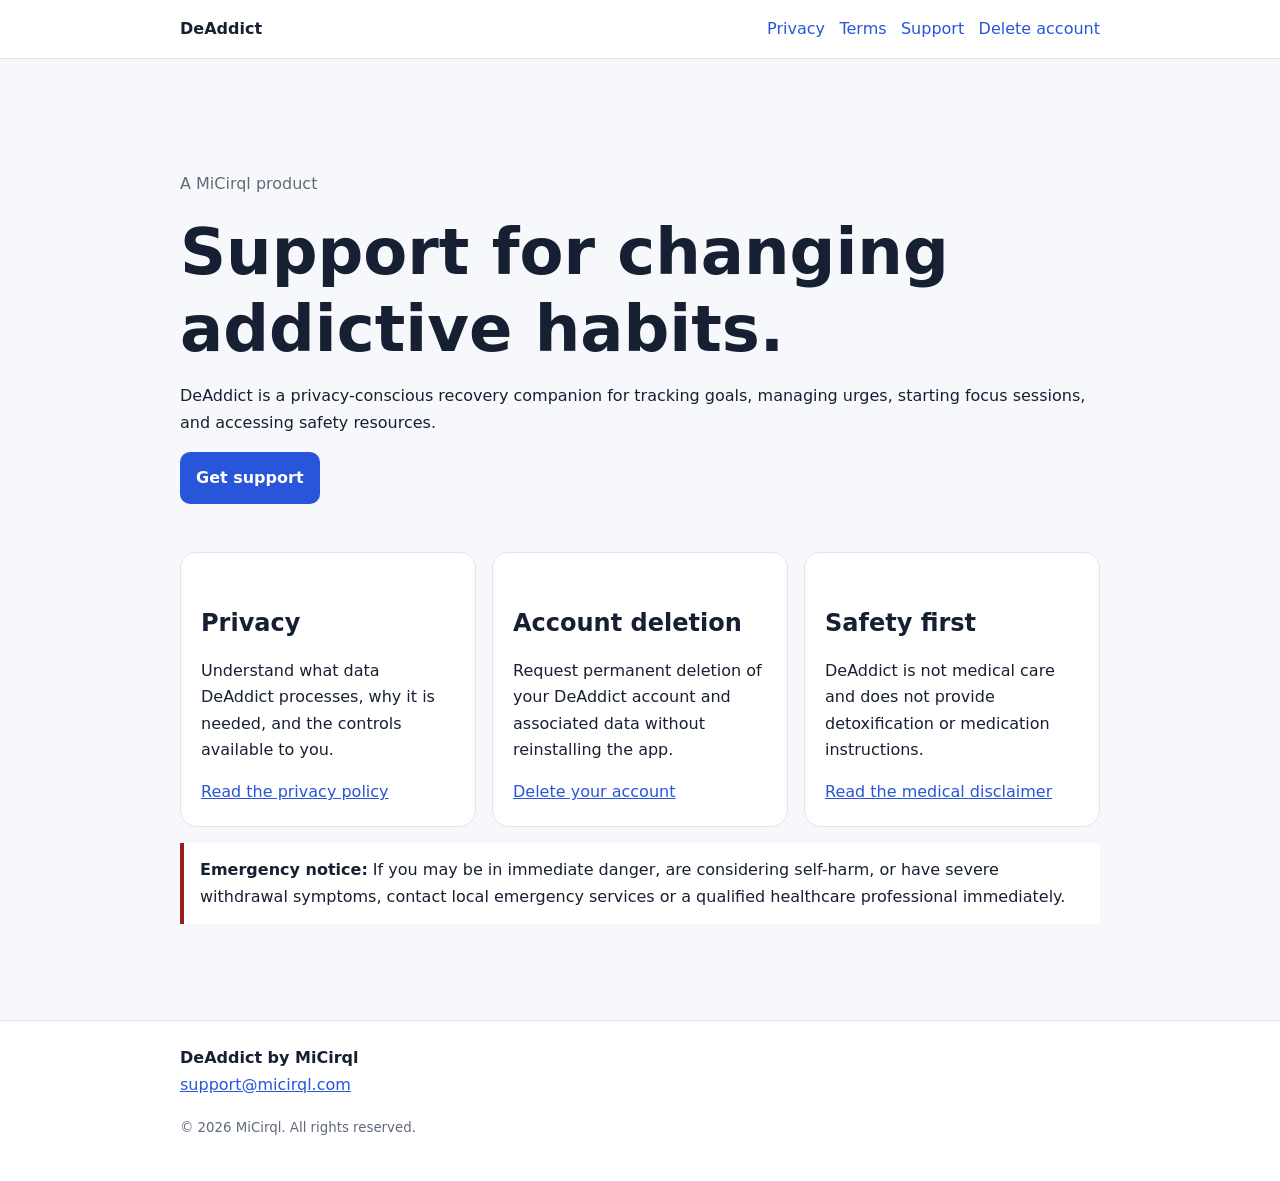
<file: index.html>
<!doctype html><html lang="en"><head><meta charset="utf-8"><meta name="viewport" content="width=device-width,initial-scale=1"><meta name="description" content="Official legal, privacy, account deletion, and support resources for the DeAddict recovery companion app by MiCirql."><title>DeAddict — Recovery Support by MiCirql</title><link rel="stylesheet" href="styles.css"></head><body><header><div class="wrap"><nav><a class="brand" href="index.html">DeAddict</a><div class="links"><a href="privacy.html">Privacy</a><a href="terms.html">Terms</a><a href="support.html">Support</a><a href="delete-account.html">Delete account</a></div></nav></div></header><main class="wrap"><section class="hero"><p class="muted">A MiCirql product</p><h1>Support for changing addictive habits.</h1><p>DeAddict is a privacy-conscious recovery companion for tracking goals, managing urges, starting focus sessions, and accessing safety resources.</p><p><a class="button" href="support.html">Get support</a></p></section><section class="grid"><article class="card"><h2>Privacy</h2><p>Understand what data DeAddict processes, why it is needed, and the controls available to you.</p><a href="privacy.html">Read the privacy policy</a></article><article class="card"><h2>Account deletion</h2><p>Request permanent deletion of your DeAddict account and associated data without reinstalling the app.</p><a href="delete-account.html">Delete your account</a></article><article class="card"><h2>Safety first</h2><p>DeAddict is not medical care and does not provide detoxification or medication instructions.</p><a href="medical-disclaimer.html">Read the medical disclaimer</a></article></section><div class="notice warning"><strong>Emergency notice:</strong> If you may be in immediate danger, are considering self-harm, or have severe withdrawal symptoms, contact local emergency services or a qualified healthcare professional immediately.</div></main><footer><div class="wrap"><strong>DeAddict by MiCirql</strong><br><a href="mailto:support@micirql.com">support@micirql.com</a><p><small>© 2026 MiCirql. All rights reserved.</small></p></div></footer></body></html>
</file>
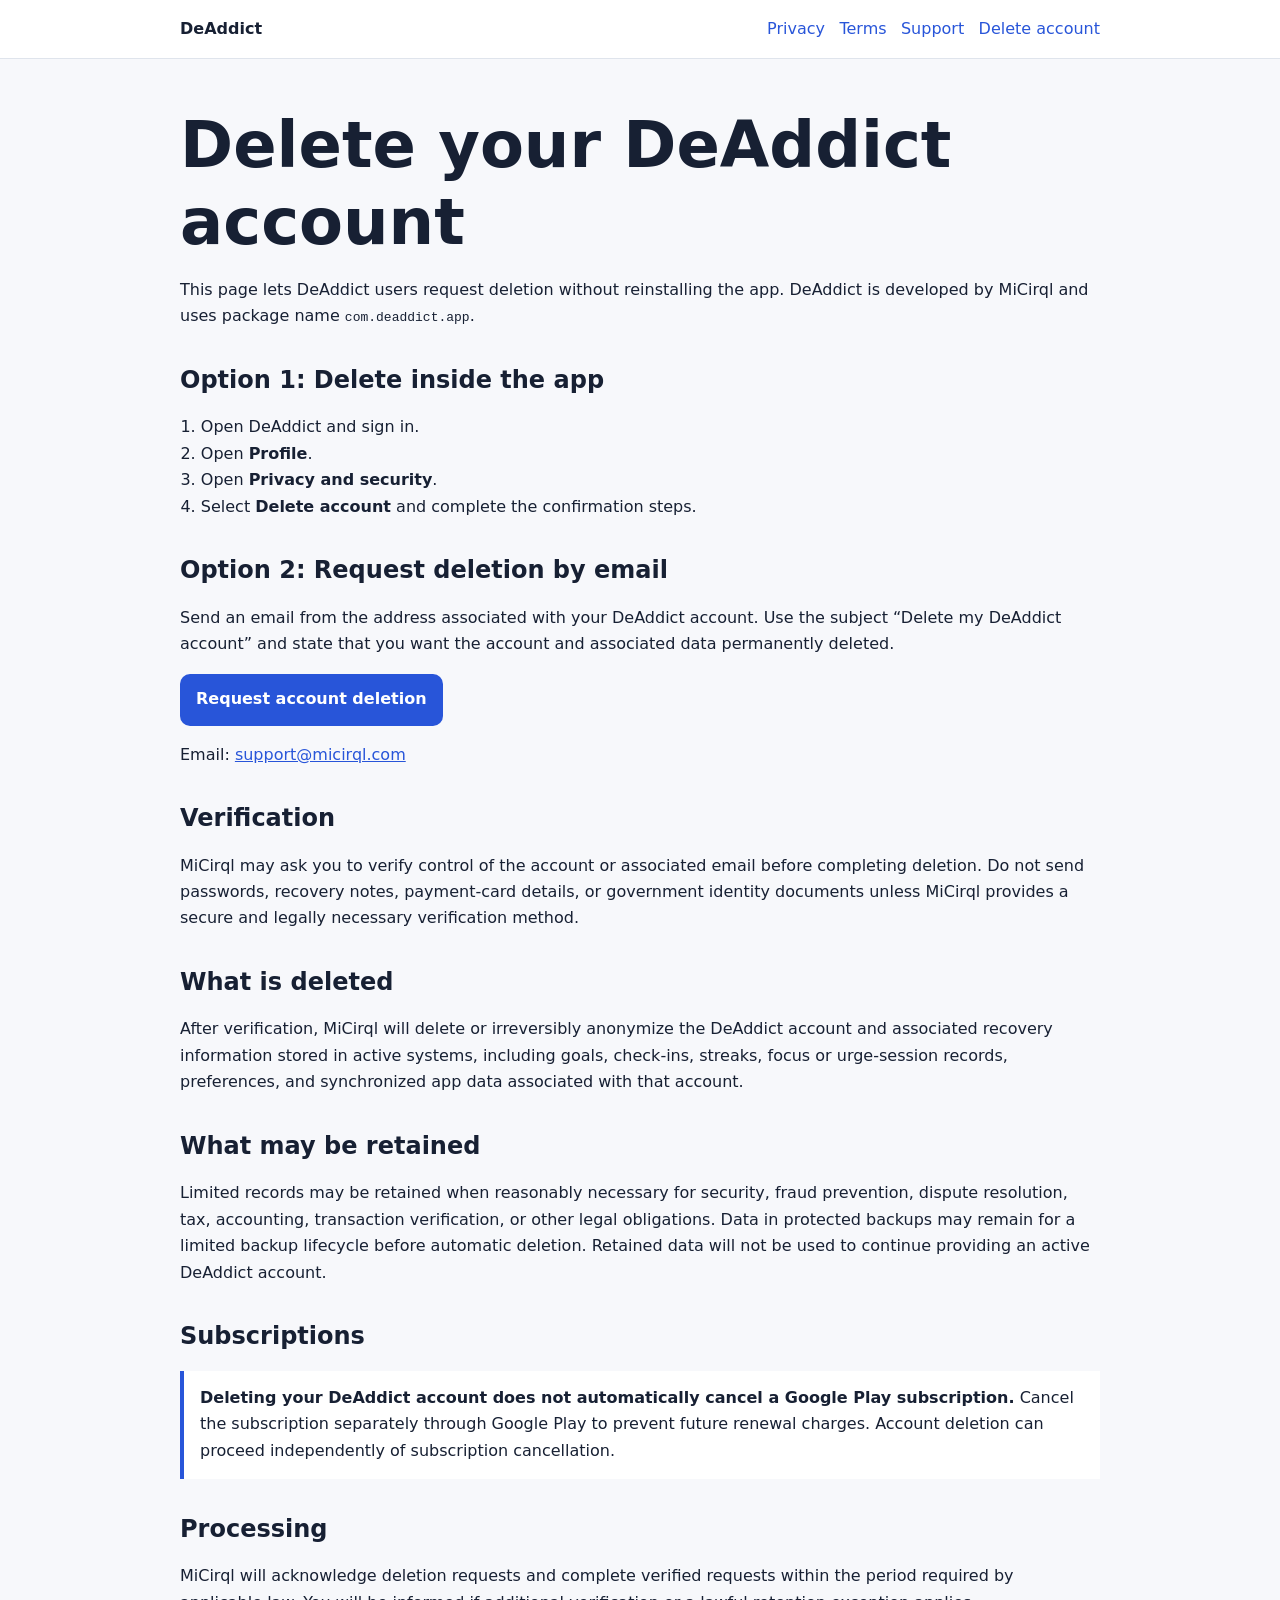
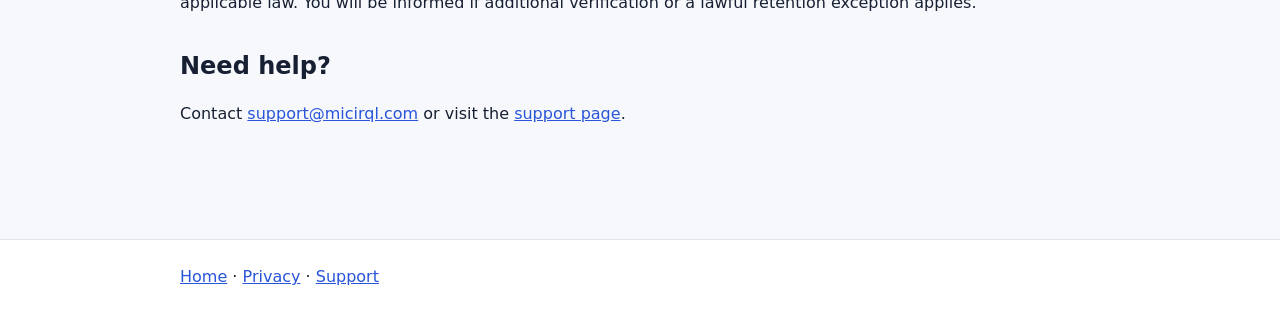
<file: delete-account.html>
<!doctype html><html lang="en"><head><meta charset="utf-8"><meta name="viewport" content="width=device-width,initial-scale=1"><title>Delete Your DeAddict Account</title><link rel="stylesheet" href="styles.css"></head><body><header><div class="wrap"><nav><a class="brand" href="index.html">DeAddict</a><div class="links"><a href="privacy.html">Privacy</a><a href="terms.html">Terms</a><a href="support.html">Support</a><a href="delete-account.html">Delete account</a></div></nav></div></header><main class="wrap"><h1>Delete your DeAddict account</h1><p>This page lets DeAddict users request deletion without reinstalling the app. DeAddict is developed by MiCirql and uses package name <code>com.deaddict.app</code>.</p><h2>Option 1: Delete inside the app</h2><ol><li>Open DeAddict and sign in.</li><li>Open <strong>Profile</strong>.</li><li>Open <strong>Privacy and security</strong>.</li><li>Select <strong>Delete account</strong> and complete the confirmation steps.</li></ol><h2>Option 2: Request deletion by email</h2><p>Send an email from the address associated with your DeAddict account. Use the subject “Delete my DeAddict account” and state that you want the account and associated data permanently deleted.</p><p><a class="button" href="mailto:support@micirql.com?subject=Delete%20my%20DeAddict%20account&body=Please%20delete%20my%20DeAddict%20account%20and%20associated%20data.%0A%0AAccount%20email%3A%20">Request account deletion</a></p><p>Email: <a href="mailto:support@micirql.com">support@micirql.com</a></p><h2>Verification</h2><p>MiCirql may ask you to verify control of the account or associated email before completing deletion. Do not send passwords, recovery notes, payment-card details, or government identity documents unless MiCirql provides a secure and legally necessary verification method.</p><h2>What is deleted</h2><p>After verification, MiCirql will delete or irreversibly anonymize the DeAddict account and associated recovery information stored in active systems, including goals, check-ins, streaks, focus or urge-session records, preferences, and synchronized app data associated with that account.</p><h2>What may be retained</h2><p>Limited records may be retained when reasonably necessary for security, fraud prevention, dispute resolution, tax, accounting, transaction verification, or other legal obligations. Data in protected backups may remain for a limited backup lifecycle before automatic deletion. Retained data will not be used to continue providing an active DeAddict account.</p><h2>Subscriptions</h2><div class="notice"><strong>Deleting your DeAddict account does not automatically cancel a Google Play subscription.</strong> Cancel the subscription separately through Google Play to prevent future renewal charges. Account deletion can proceed independently of subscription cancellation.</div><h2>Processing</h2><p>MiCirql will acknowledge deletion requests and complete verified requests within the period required by applicable law. You will be informed if additional verification or a lawful retention exception applies.</p><h2>Need help?</h2><p>Contact <a href="mailto:support@micirql.com">support@micirql.com</a> or visit the <a href="support.html">support page</a>.</p></main><footer><div class="wrap"><a href="index.html">Home</a> · <a href="privacy.html">Privacy</a> · <a href="support.html">Support</a></div></footer></body></html>
</file>
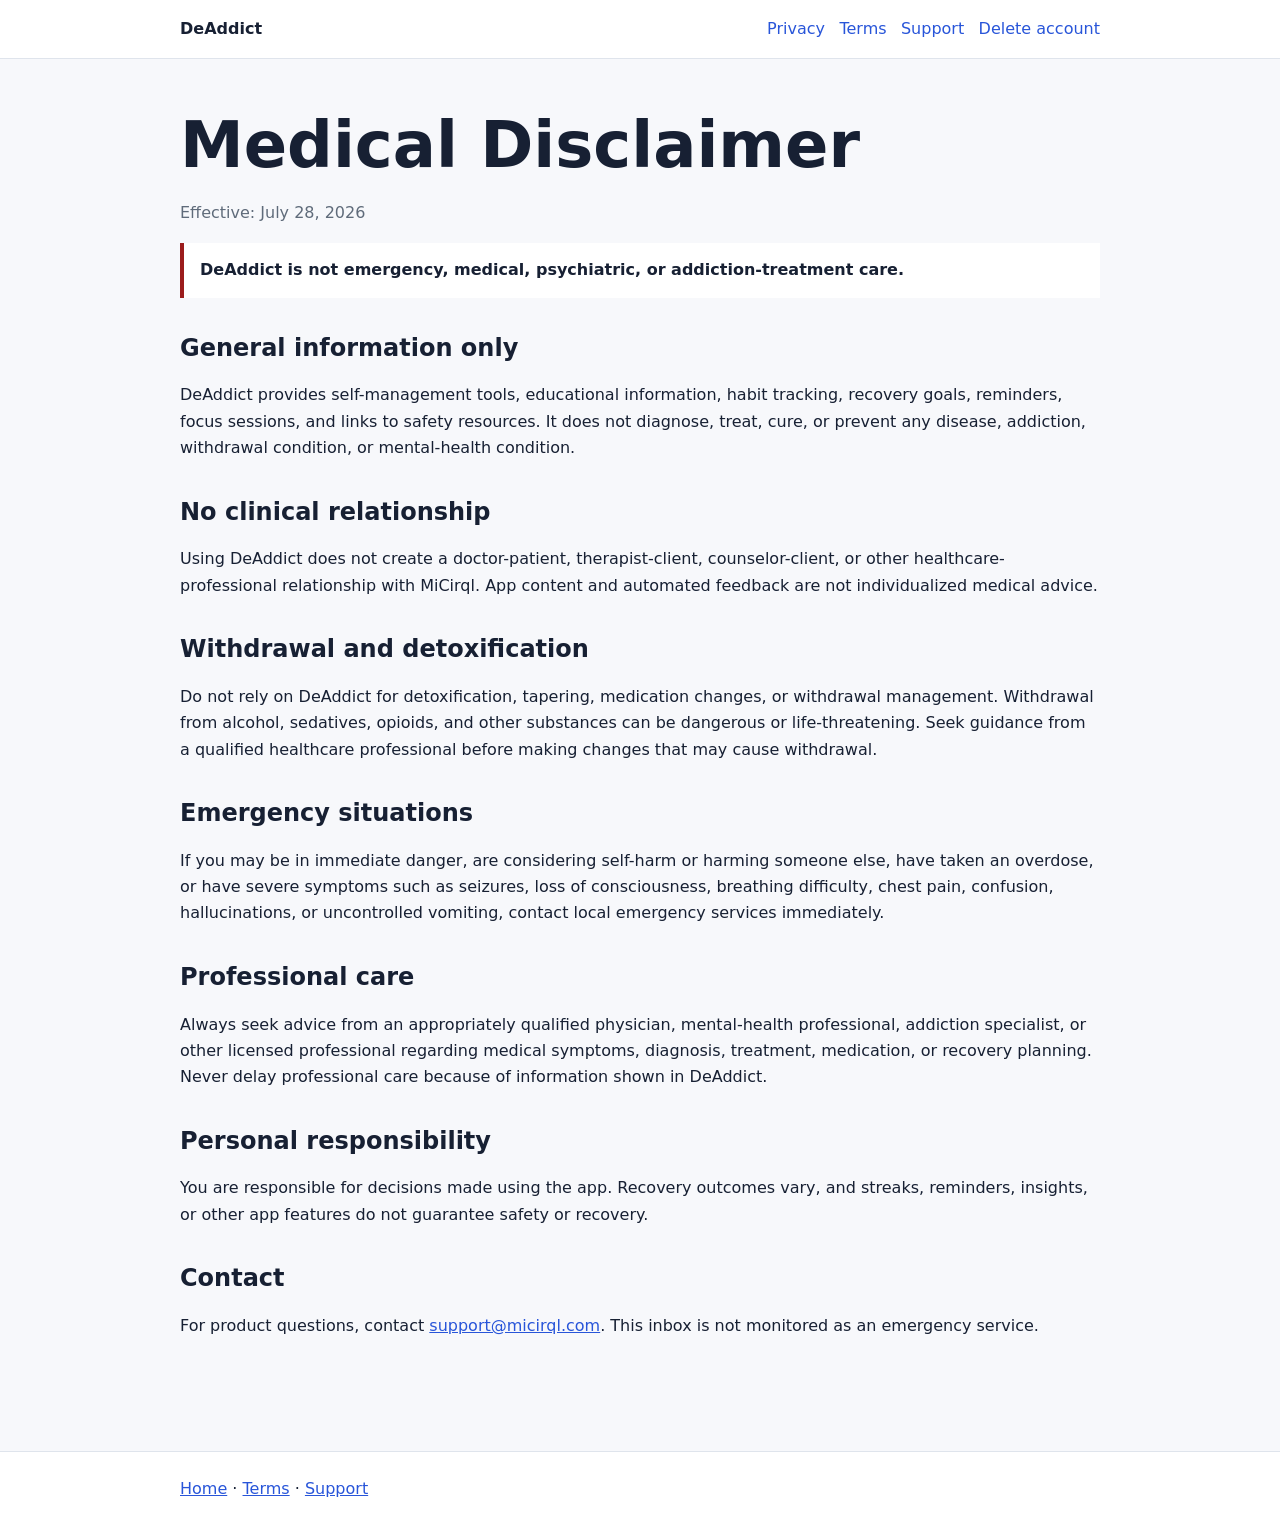
<file: medical-disclaimer.html>
<!doctype html><html lang="en"><head><meta charset="utf-8"><meta name="viewport" content="width=device-width,initial-scale=1"><title>Medical Disclaimer — DeAddict</title><link rel="stylesheet" href="styles.css"></head><body><header><div class="wrap"><nav><a class="brand" href="index.html">DeAddict</a><div class="links"><a href="privacy.html">Privacy</a><a href="terms.html">Terms</a><a href="support.html">Support</a><a href="delete-account.html">Delete account</a></div></nav></div></header><main class="wrap"><h1>Medical Disclaimer</h1><p class="muted">Effective: July 28, 2026</p><div class="notice warning"><strong>DeAddict is not emergency, medical, psychiatric, or addiction-treatment care.</strong></div><h2>General information only</h2><p>DeAddict provides self-management tools, educational information, habit tracking, recovery goals, reminders, focus sessions, and links to safety resources. It does not diagnose, treat, cure, or prevent any disease, addiction, withdrawal condition, or mental-health condition.</p><h2>No clinical relationship</h2><p>Using DeAddict does not create a doctor-patient, therapist-client, counselor-client, or other healthcare-professional relationship with MiCirql. App content and automated feedback are not individualized medical advice.</p><h2>Withdrawal and detoxification</h2><p>Do not rely on DeAddict for detoxification, tapering, medication changes, or withdrawal management. Withdrawal from alcohol, sedatives, opioids, and other substances can be dangerous or life-threatening. Seek guidance from a qualified healthcare professional before making changes that may cause withdrawal.</p><h2>Emergency situations</h2><p>If you may be in immediate danger, are considering self-harm or harming someone else, have taken an overdose, or have severe symptoms such as seizures, loss of consciousness, breathing difficulty, chest pain, confusion, hallucinations, or uncontrolled vomiting, contact local emergency services immediately.</p><h2>Professional care</h2><p>Always seek advice from an appropriately qualified physician, mental-health professional, addiction specialist, or other licensed professional regarding medical symptoms, diagnosis, treatment, medication, or recovery planning. Never delay professional care because of information shown in DeAddict.</p><h2>Personal responsibility</h2><p>You are responsible for decisions made using the app. Recovery outcomes vary, and streaks, reminders, insights, or other app features do not guarantee safety or recovery.</p><h2>Contact</h2><p>For product questions, contact <a href="mailto:support@micirql.com">support@micirql.com</a>. This inbox is not monitored as an emergency service.</p></main><footer><div class="wrap"><a href="index.html">Home</a> · <a href="terms.html">Terms</a> · <a href="support.html">Support</a></div></footer></body></html>
</file>
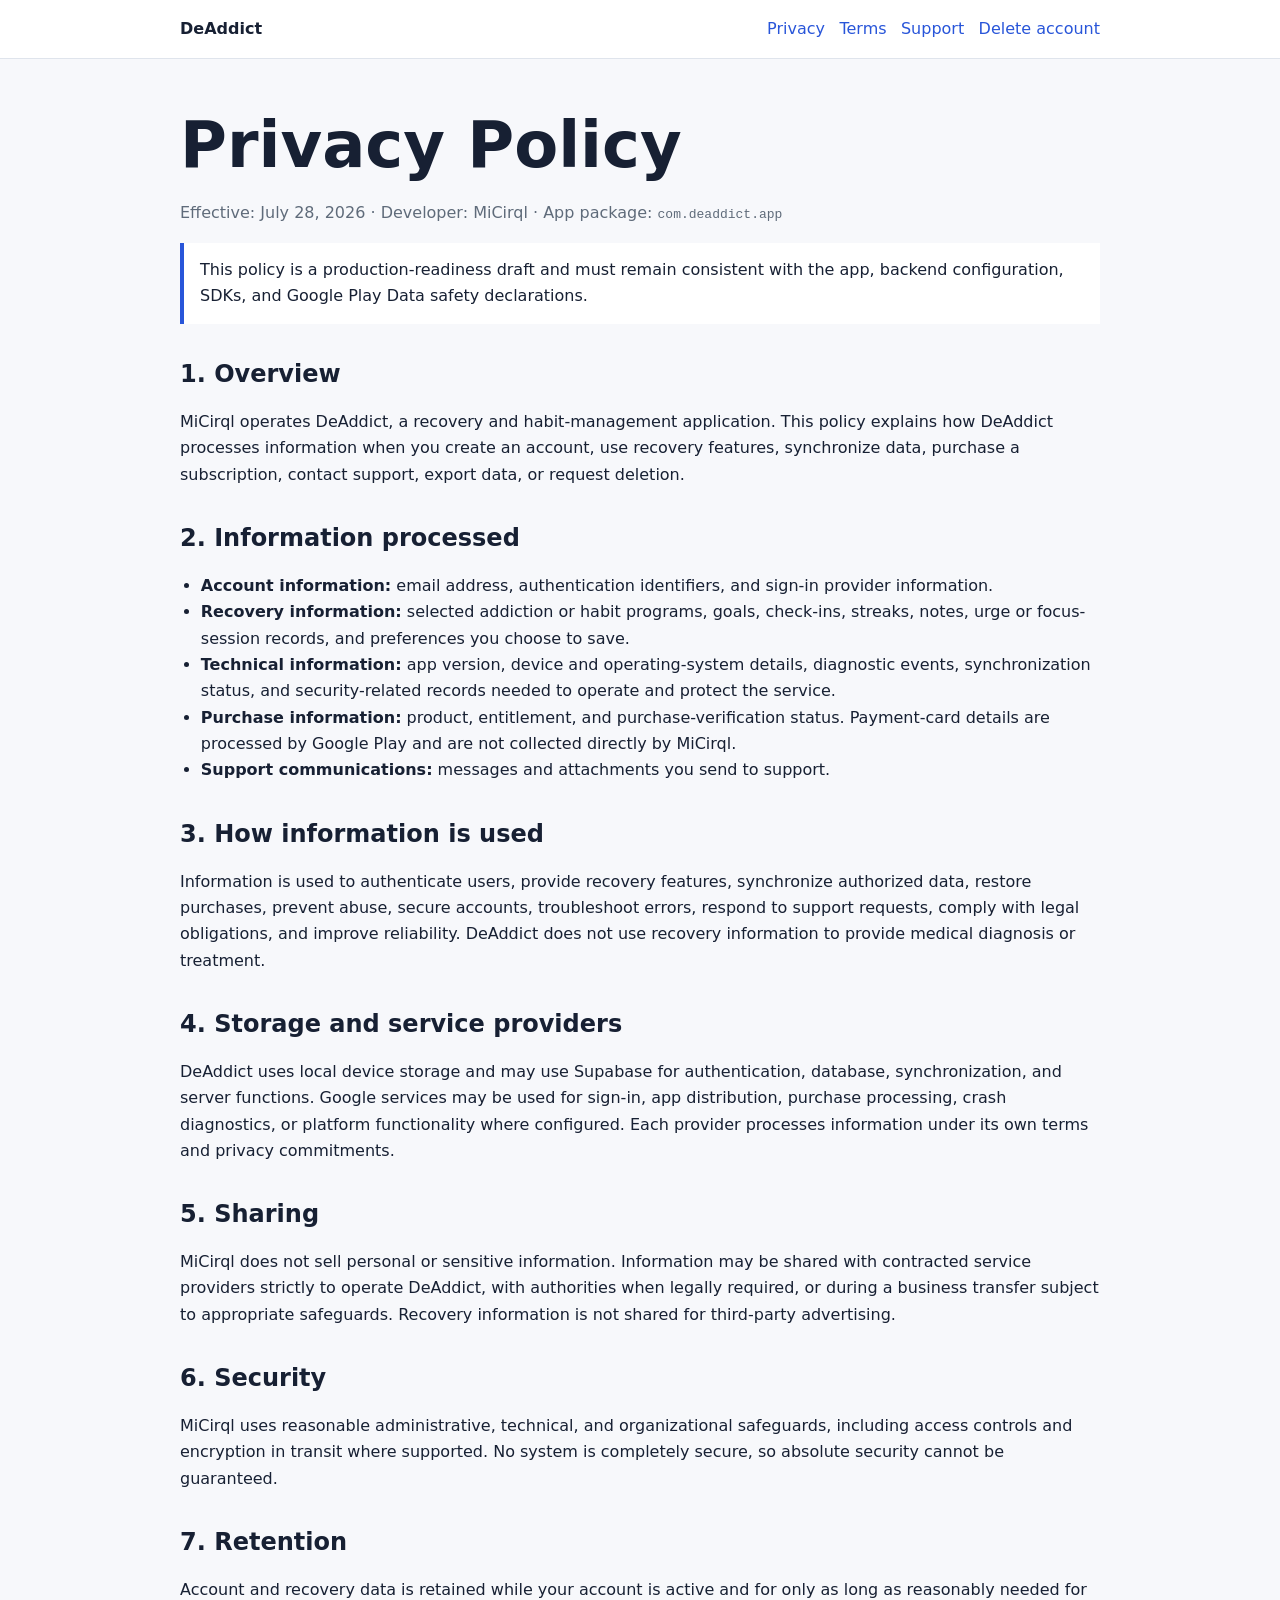
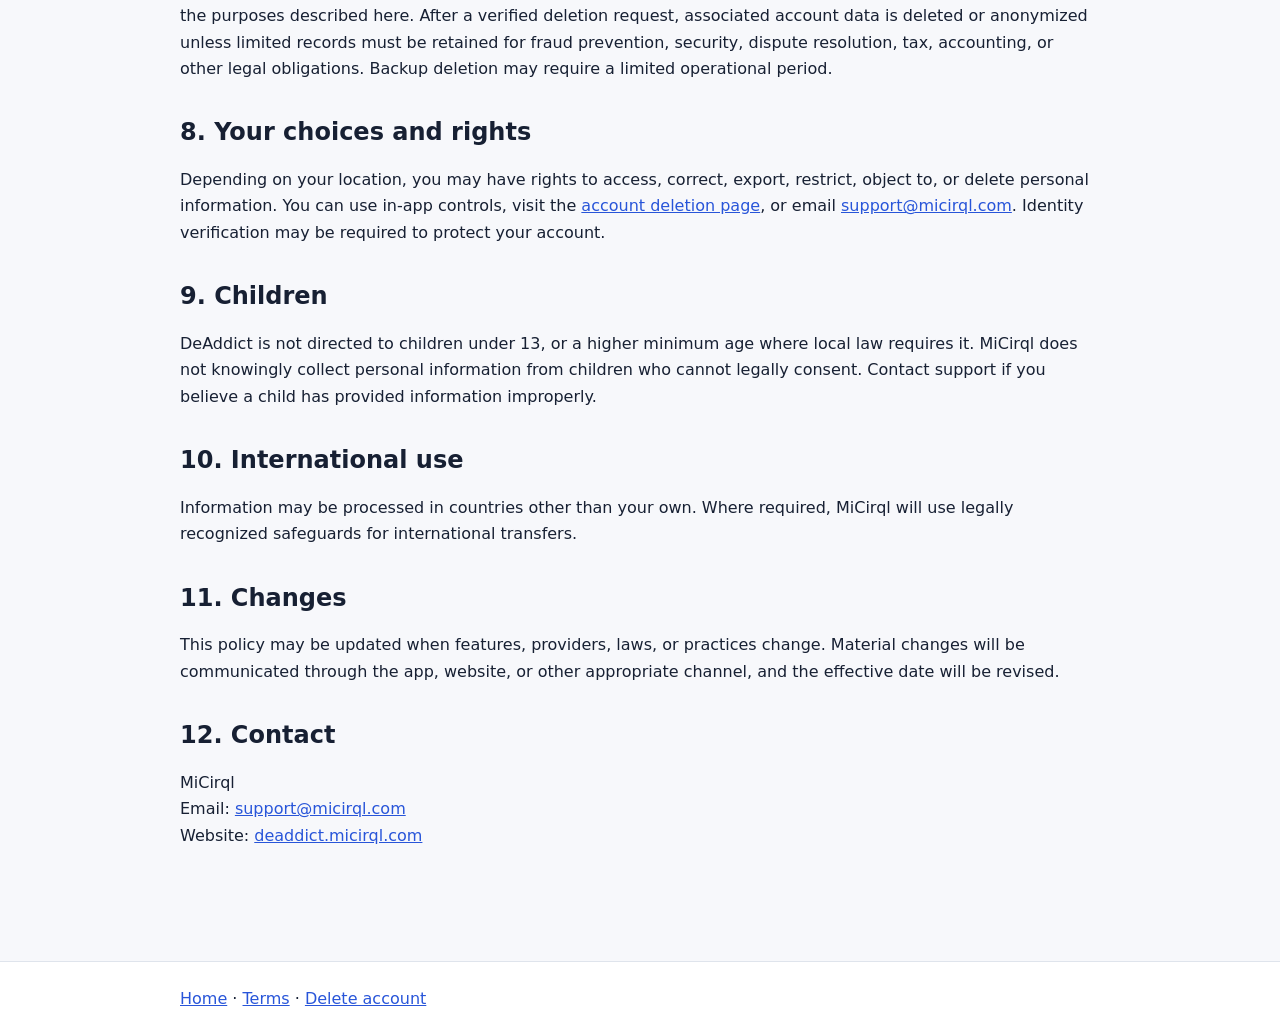
<file: privacy.html>
<!doctype html><html lang="en"><head><meta charset="utf-8"><meta name="viewport" content="width=device-width,initial-scale=1"><title>Privacy Policy — DeAddict</title><link rel="stylesheet" href="styles.css"></head><body><header><div class="wrap"><nav><a class="brand" href="index.html">DeAddict</a><div class="links"><a href="privacy.html">Privacy</a><a href="terms.html">Terms</a><a href="support.html">Support</a><a href="delete-account.html">Delete account</a></div></nav></div></header><main class="wrap"><h1>Privacy Policy</h1><p class="muted">Effective: July 28, 2026 · Developer: MiCirql · App package: <code>com.deaddict.app</code></p><div class="notice">This policy is a production-readiness draft and must remain consistent with the app, backend configuration, SDKs, and Google Play Data safety declarations.</div><h2>1. Overview</h2><p>MiCirql operates DeAddict, a recovery and habit-management application. This policy explains how DeAddict processes information when you create an account, use recovery features, synchronize data, purchase a subscription, contact support, export data, or request deletion.</p><h2>2. Information processed</h2><ul><li><strong>Account information:</strong> email address, authentication identifiers, and sign-in provider information.</li><li><strong>Recovery information:</strong> selected addiction or habit programs, goals, check-ins, streaks, notes, urge or focus-session records, and preferences you choose to save.</li><li><strong>Technical information:</strong> app version, device and operating-system details, diagnostic events, synchronization status, and security-related records needed to operate and protect the service.</li><li><strong>Purchase information:</strong> product, entitlement, and purchase-verification status. Payment-card details are processed by Google Play and are not collected directly by MiCirql.</li><li><strong>Support communications:</strong> messages and attachments you send to support.</li></ul><h2>3. How information is used</h2><p>Information is used to authenticate users, provide recovery features, synchronize authorized data, restore purchases, prevent abuse, secure accounts, troubleshoot errors, respond to support requests, comply with legal obligations, and improve reliability. DeAddict does not use recovery information to provide medical diagnosis or treatment.</p><h2>4. Storage and service providers</h2><p>DeAddict uses local device storage and may use Supabase for authentication, database, synchronization, and server functions. Google services may be used for sign-in, app distribution, purchase processing, crash diagnostics, or platform functionality where configured. Each provider processes information under its own terms and privacy commitments.</p><h2>5. Sharing</h2><p>MiCirql does not sell personal or sensitive information. Information may be shared with contracted service providers strictly to operate DeAddict, with authorities when legally required, or during a business transfer subject to appropriate safeguards. Recovery information is not shared for third-party advertising.</p><h2>6. Security</h2><p>MiCirql uses reasonable administrative, technical, and organizational safeguards, including access controls and encryption in transit where supported. No system is completely secure, so absolute security cannot be guaranteed.</p><h2>7. Retention</h2><p>Account and recovery data is retained while your account is active and for only as long as reasonably needed for the purposes described here. After a verified deletion request, associated account data is deleted or anonymized unless limited records must be retained for fraud prevention, security, dispute resolution, tax, accounting, or other legal obligations. Backup deletion may require a limited operational period.</p><h2>8. Your choices and rights</h2><p>Depending on your location, you may have rights to access, correct, export, restrict, object to, or delete personal information. You can use in-app controls, visit the <a href="delete-account.html">account deletion page</a>, or email <a href="mailto:support@micirql.com">support@micirql.com</a>. Identity verification may be required to protect your account.</p><h2>9. Children</h2><p>DeAddict is not directed to children under 13, or a higher minimum age where local law requires it. MiCirql does not knowingly collect personal information from children who cannot legally consent. Contact support if you believe a child has provided information improperly.</p><h2>10. International use</h2><p>Information may be processed in countries other than your own. Where required, MiCirql will use legally recognized safeguards for international transfers.</p><h2>11. Changes</h2><p>This policy may be updated when features, providers, laws, or practices change. Material changes will be communicated through the app, website, or other appropriate channel, and the effective date will be revised.</p><h2>12. Contact</h2><p>MiCirql<br>Email: <a href="mailto:support@micirql.com">support@micirql.com</a><br>Website: <a href="https://deaddict.micirql.com">deaddict.micirql.com</a></p></main><footer><div class="wrap"><a href="index.html">Home</a> · <a href="terms.html">Terms</a> · <a href="delete-account.html">Delete account</a></div></footer></body></html>
</file>
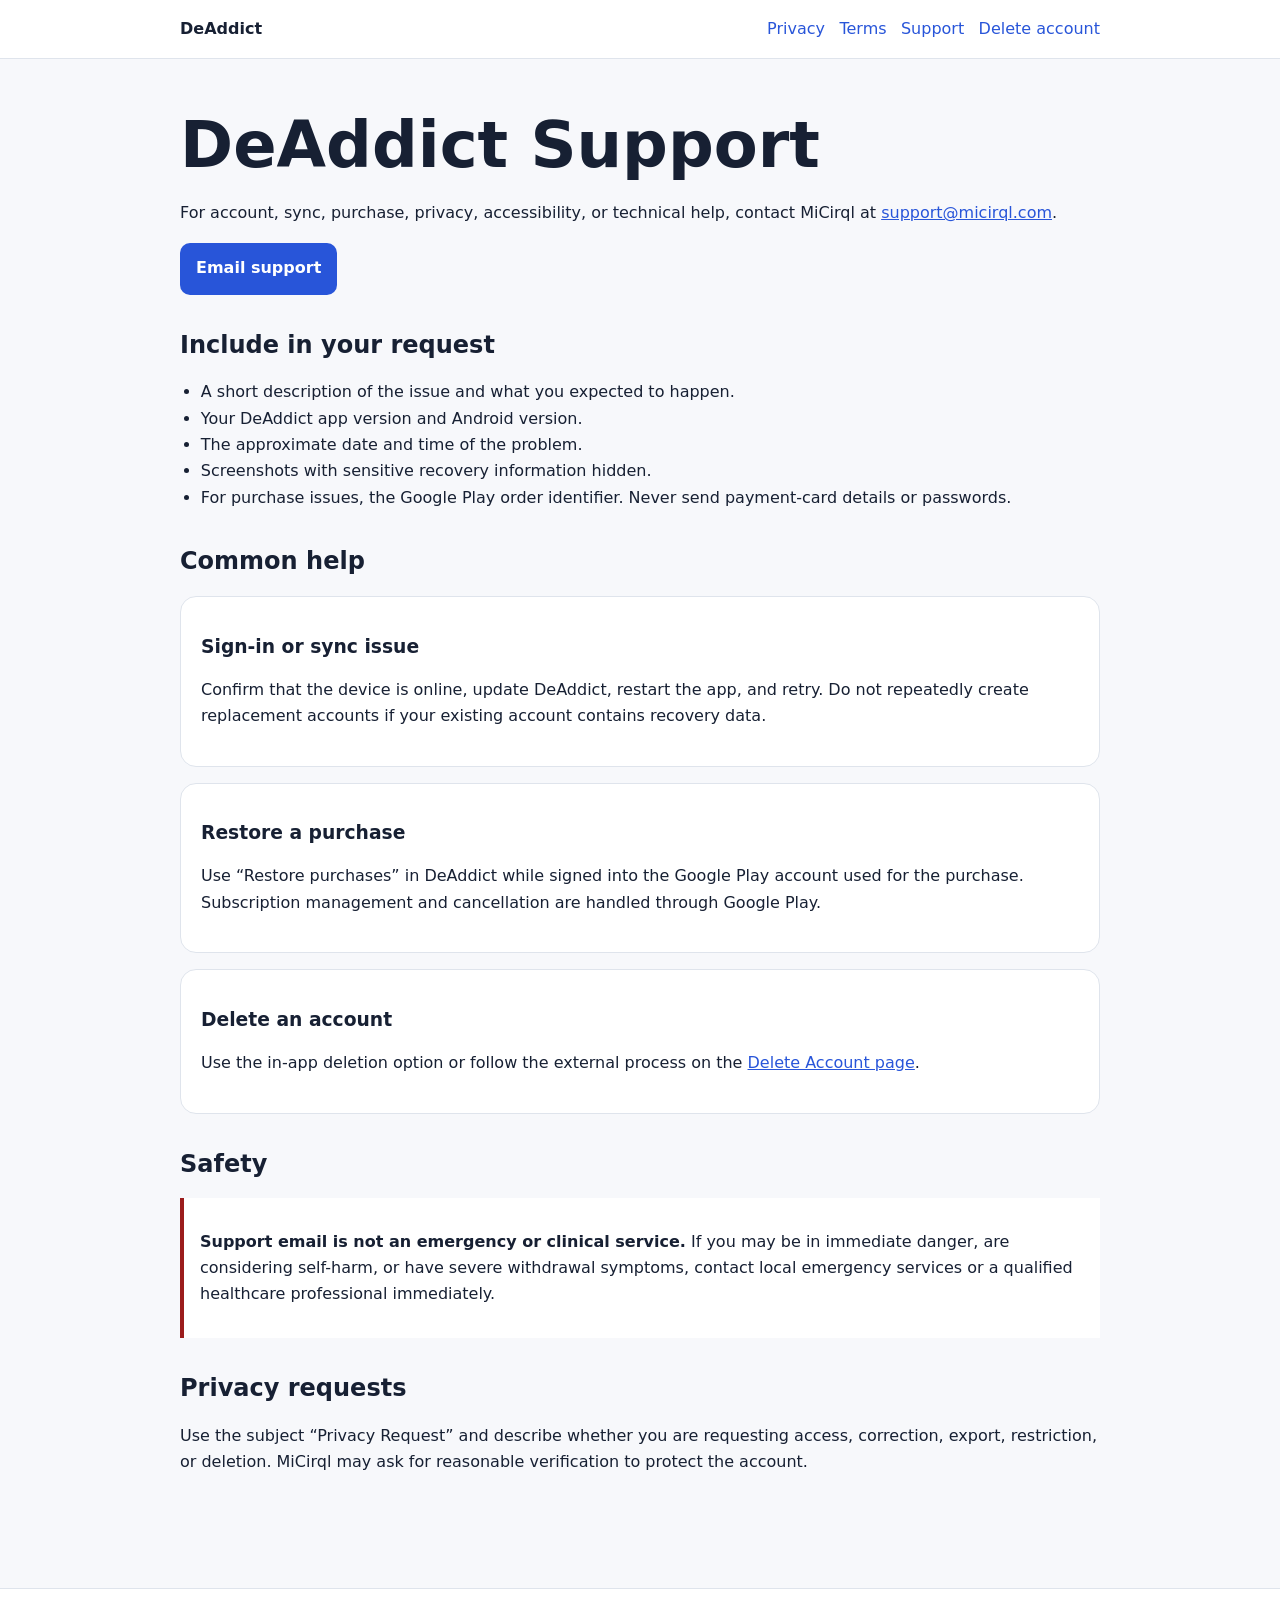
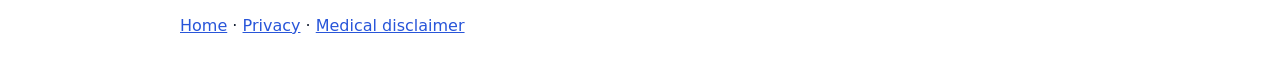
<file: support.html>
<!doctype html><html lang="en"><head><meta charset="utf-8"><meta name="viewport" content="width=device-width,initial-scale=1"><title>Support — DeAddict</title><link rel="stylesheet" href="styles.css"></head><body><header><div class="wrap"><nav><a class="brand" href="index.html">DeAddict</a><div class="links"><a href="privacy.html">Privacy</a><a href="terms.html">Terms</a><a href="support.html">Support</a><a href="delete-account.html">Delete account</a></div></nav></div></header><main class="wrap"><h1>DeAddict Support</h1><p>For account, sync, purchase, privacy, accessibility, or technical help, contact MiCirql at <a href="mailto:support@micirql.com">support@micirql.com</a>.</p><p><a class="button" href="mailto:support@micirql.com?subject=DeAddict%20Support%20Request">Email support</a></p><h2>Include in your request</h2><ul><li>A short description of the issue and what you expected to happen.</li><li>Your DeAddict app version and Android version.</li><li>The approximate date and time of the problem.</li><li>Screenshots with sensitive recovery information hidden.</li><li>For purchase issues, the Google Play order identifier. Never send payment-card details or passwords.</li></ul><h2>Common help</h2><div class="card"><h3>Sign-in or sync issue</h3><p>Confirm that the device is online, update DeAddict, restart the app, and retry. Do not repeatedly create replacement accounts if your existing account contains recovery data.</p></div><div class="card"><h3>Restore a purchase</h3><p>Use “Restore purchases” in DeAddict while signed into the Google Play account used for the purchase. Subscription management and cancellation are handled through Google Play.</p></div><div class="card"><h3>Delete an account</h3><p>Use the in-app deletion option or follow the external process on the <a href="delete-account.html">Delete Account page</a>.</p></div><h2>Safety</h2><div class="notice warning"><p><strong>Support email is not an emergency or clinical service.</strong> If you may be in immediate danger, are considering self-harm, or have severe withdrawal symptoms, contact local emergency services or a qualified healthcare professional immediately.</p></div><h2>Privacy requests</h2><p>Use the subject “Privacy Request” and describe whether you are requesting access, correction, export, restriction, or deletion. MiCirql may ask for reasonable verification to protect the account.</p></main><footer><div class="wrap"><a href="index.html">Home</a> · <a href="privacy.html">Privacy</a> · <a href="medical-disclaimer.html">Medical disclaimer</a></div></footer></body></html>
</file>
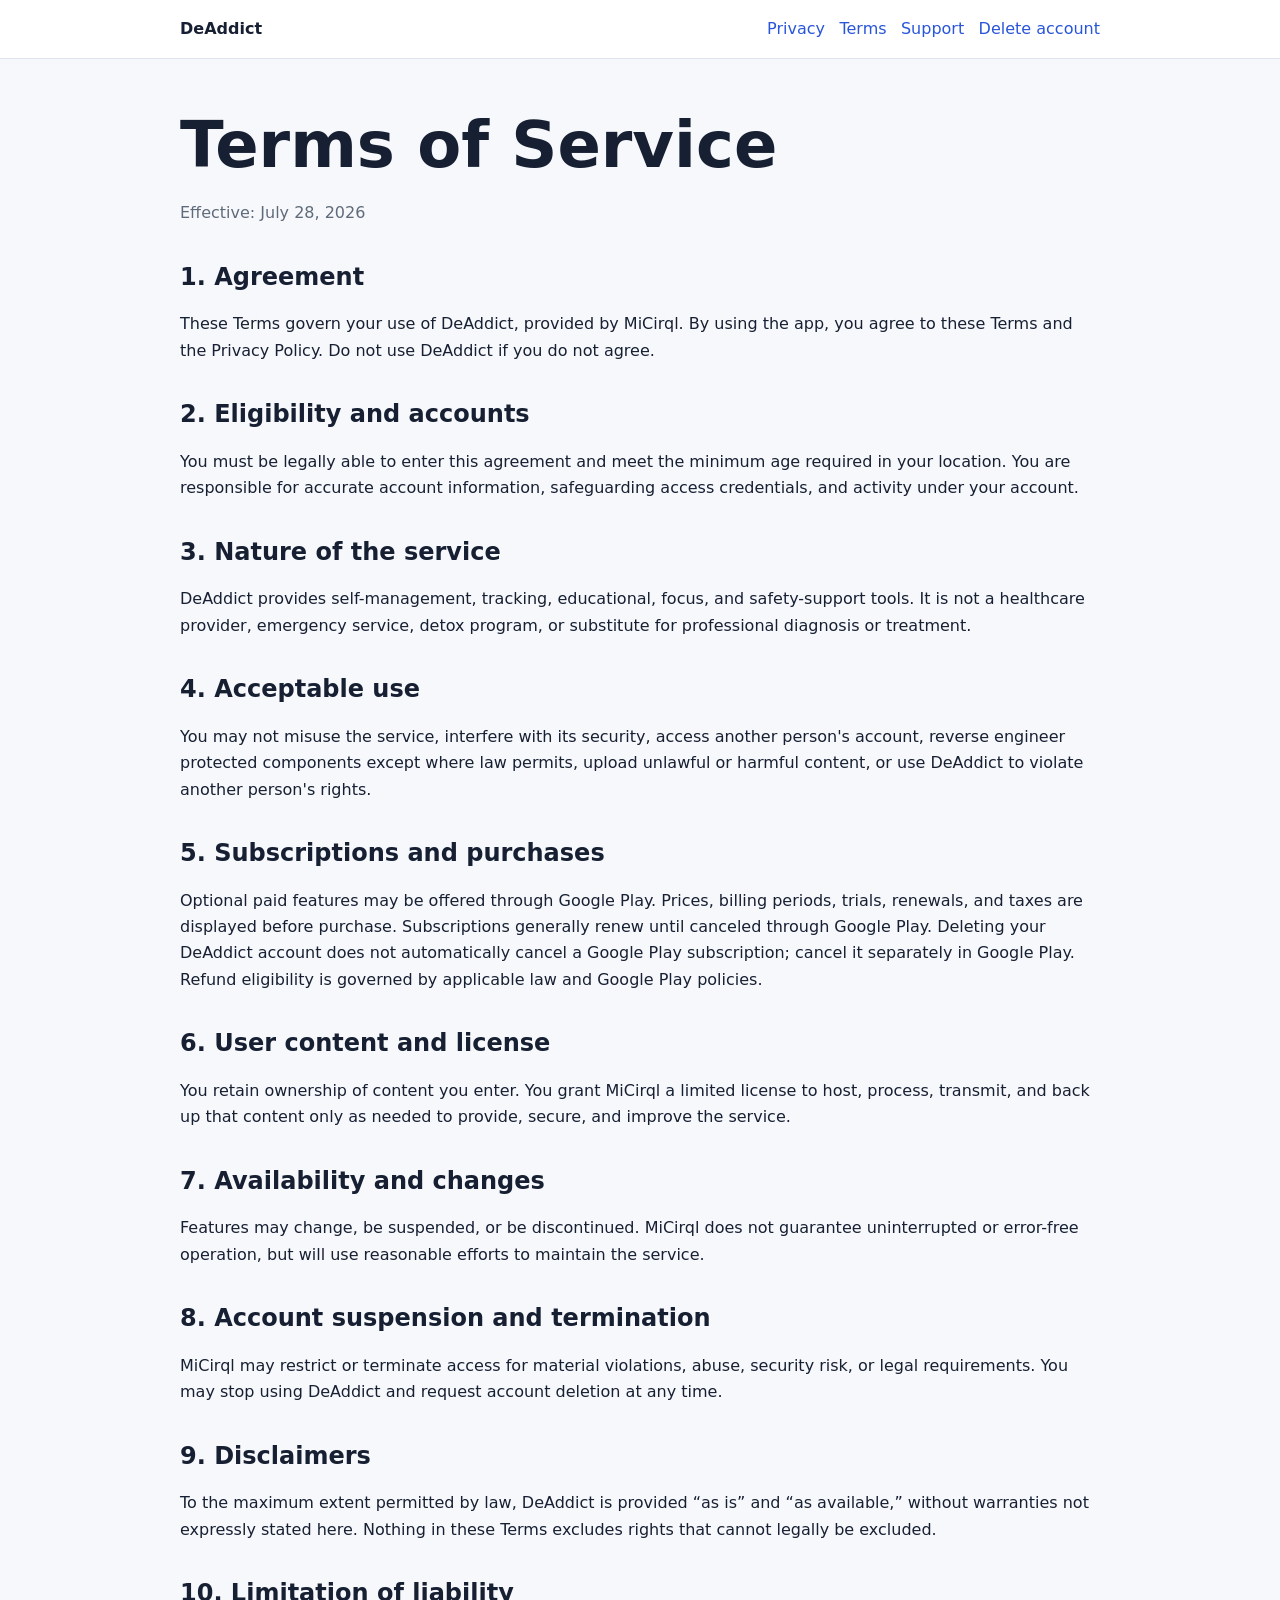
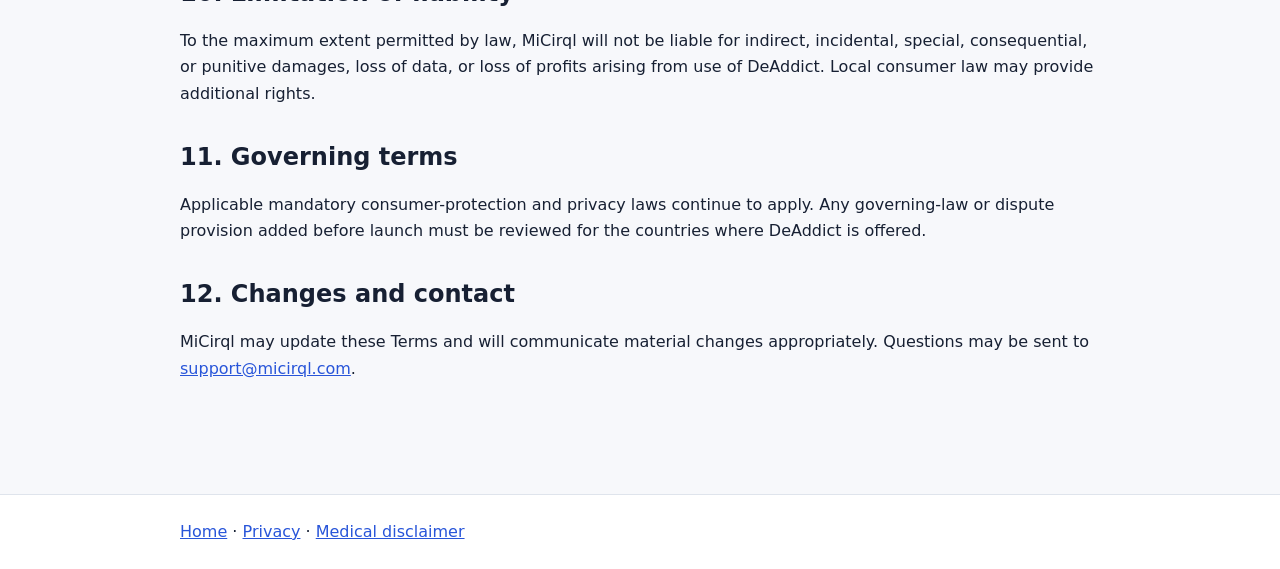
<file: terms.html>
<!doctype html><html lang="en"><head><meta charset="utf-8"><meta name="viewport" content="width=device-width,initial-scale=1"><title>Terms of Service — DeAddict</title><link rel="stylesheet" href="styles.css"></head><body><header><div class="wrap"><nav><a class="brand" href="index.html">DeAddict</a><div class="links"><a href="privacy.html">Privacy</a><a href="terms.html">Terms</a><a href="support.html">Support</a><a href="delete-account.html">Delete account</a></div></nav></div></header><main class="wrap"><h1>Terms of Service</h1><p class="muted">Effective: July 28, 2026</p><h2>1. Agreement</h2><p>These Terms govern your use of DeAddict, provided by MiCirql. By using the app, you agree to these Terms and the Privacy Policy. Do not use DeAddict if you do not agree.</p><h2>2. Eligibility and accounts</h2><p>You must be legally able to enter this agreement and meet the minimum age required in your location. You are responsible for accurate account information, safeguarding access credentials, and activity under your account.</p><h2>3. Nature of the service</h2><p>DeAddict provides self-management, tracking, educational, focus, and safety-support tools. It is not a healthcare provider, emergency service, detox program, or substitute for professional diagnosis or treatment.</p><h2>4. Acceptable use</h2><p>You may not misuse the service, interfere with its security, access another person's account, reverse engineer protected components except where law permits, upload unlawful or harmful content, or use DeAddict to violate another person's rights.</p><h2>5. Subscriptions and purchases</h2><p>Optional paid features may be offered through Google Play. Prices, billing periods, trials, renewals, and taxes are displayed before purchase. Subscriptions generally renew until canceled through Google Play. Deleting your DeAddict account does not automatically cancel a Google Play subscription; cancel it separately in Google Play. Refund eligibility is governed by applicable law and Google Play policies.</p><h2>6. User content and license</h2><p>You retain ownership of content you enter. You grant MiCirql a limited license to host, process, transmit, and back up that content only as needed to provide, secure, and improve the service.</p><h2>7. Availability and changes</h2><p>Features may change, be suspended, or be discontinued. MiCirql does not guarantee uninterrupted or error-free operation, but will use reasonable efforts to maintain the service.</p><h2>8. Account suspension and termination</h2><p>MiCirql may restrict or terminate access for material violations, abuse, security risk, or legal requirements. You may stop using DeAddict and request account deletion at any time.</p><h2>9. Disclaimers</h2><p>To the maximum extent permitted by law, DeAddict is provided “as is” and “as available,” without warranties not expressly stated here. Nothing in these Terms excludes rights that cannot legally be excluded.</p><h2>10. Limitation of liability</h2><p>To the maximum extent permitted by law, MiCirql will not be liable for indirect, incidental, special, consequential, or punitive damages, loss of data, or loss of profits arising from use of DeAddict. Local consumer law may provide additional rights.</p><h2>11. Governing terms</h2><p>Applicable mandatory consumer-protection and privacy laws continue to apply. Any governing-law or dispute provision added before launch must be reviewed for the countries where DeAddict is offered.</p><h2>12. Changes and contact</h2><p>MiCirql may update these Terms and will communicate material changes appropriately. Questions may be sent to <a href="mailto:support@micirql.com">support@micirql.com</a>.</p></main><footer><div class="wrap"><a href="index.html">Home</a> · <a href="privacy.html">Privacy</a> · <a href="medical-disclaimer.html">Medical disclaimer</a></div></footer></body></html>
</file>
<file: styles.css>
:root {
  color-scheme: light dark;
  --bg: #f7f8fb;
  --surface: #ffffff;
  --text: #172033;
  --muted: #5f6b7a;
  --brand: #2855d9;
  --border: #dfe4ec;
  --danger: #9b1c1c;
  --max: 920px;
}

* { box-sizing: border-box; }
body {
  margin: 0;
  font-family: Inter, ui-sans-serif, system-ui, -apple-system, BlinkMacSystemFont, "Segoe UI", sans-serif;
  background: var(--bg);
  color: var(--text);
  line-height: 1.65;
}
a { color: var(--brand); }
header, footer { background: var(--surface); border-color: var(--border); }
header { border-bottom: 1px solid var(--border); }
footer { border-top: 1px solid var(--border); margin-top: 3rem; }
.wrap { width: min(calc(100% - 2rem), var(--max)); margin-inline: auto; }
nav { display: flex; align-items: center; justify-content: space-between; gap: 1rem; padding: 1rem 0; flex-wrap: wrap; }
.brand { font-weight: 800; color: var(--text); text-decoration: none; }
.links { display: flex; gap: .9rem; flex-wrap: wrap; }
.links a { text-decoration: none; }
main { padding: 3rem 0; }
.hero { padding: 3rem 0 1rem; }
h1, h2, h3 { line-height: 1.2; }
h1 { font-size: clamp(2rem, 7vw, 4rem); margin: 0 0 1rem; }
h2 { margin-top: 2.25rem; }
.card {
  background: var(--surface);
  border: 1px solid var(--border);
  border-radius: 16px;
  padding: 1.25rem;
  margin: 1rem 0;
}
.grid { display: grid; grid-template-columns: repeat(auto-fit, minmax(230px, 1fr)); gap: 1rem; }
.button {
  display: inline-block;
  padding: .8rem 1rem;
  border-radius: 10px;
  background: var(--brand);
  color: white;
  font-weight: 700;
  text-decoration: none;
}
.notice { border-left: 4px solid var(--brand); padding: .9rem 1rem; background: var(--surface); }
.warning { border-left-color: var(--danger); }
.muted, small { color: var(--muted); }
footer .wrap { padding: 1.5rem 0; }
ul, ol { padding-left: 1.3rem; }
code { overflow-wrap: anywhere; }
@media (prefers-color-scheme: dark) {
  :root { --bg:#0d1320; --surface:#151d2c; --text:#edf2ff; --muted:#b2bfd3; --brand:#8fabff; --border:#2b3850; }
  .button { color:#0d1320; }
}
</file>
